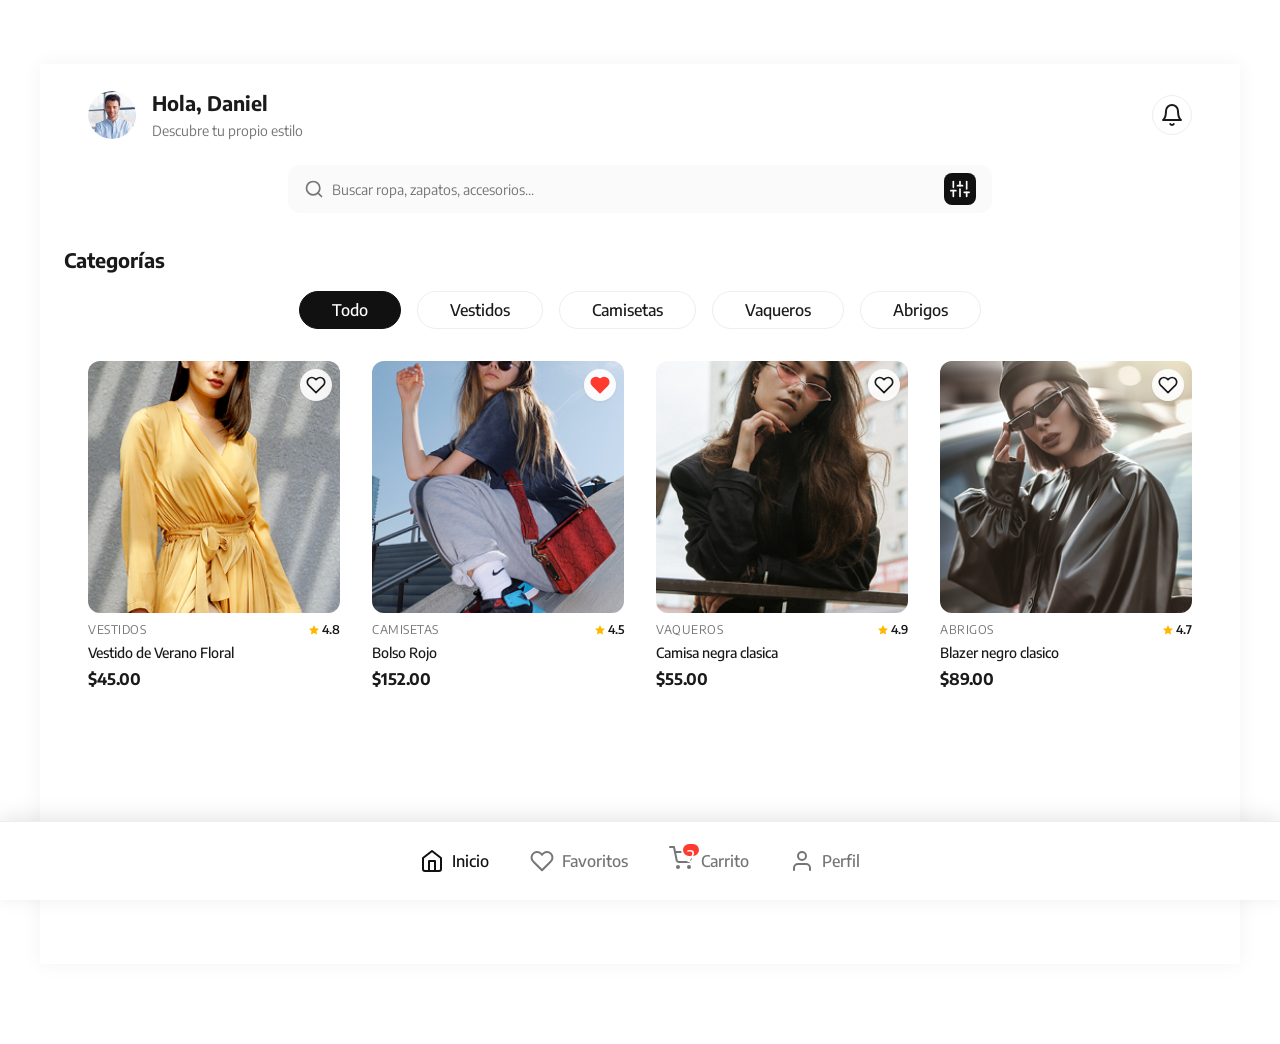
<file: index.html>
<!DOCTYPE html>
<html lang="es">

<head>
    <meta charset="UTF-8">
    <meta name="viewport" content="width=device-width, initial-scale=1.0">
    <title>eCommerce Home</title>



    <link rel="stylesheet" href="css/variables.css">
    <link rel="stylesheet" href="css/style.css">
</head>

<body>
    <div class="app-container">
        <!-- Header / Saludo -->
        <header class="home-header">
            <div class="user-info">
                <img src="storage/img/Profile_1.png" alt="User Profile" class="profile-pic">
                <div class="welcome-text">
                    <p class="greeting">Hola, <span class="user-name">Daniel</span></p>
                    <p class="subtitle">Descubre tu propio estilo</p>
                </div>
            </div>
            <button class="notification-btn" aria-label="Notificaciones">
                <svg width="24" height="24" viewBox="0 0 24 24" fill="none" stroke="currentColor" stroke-width="2"
                    stroke-linecap="round" stroke-linejoin="round">
                    <path d="M18 8A6 6 0 0 0 6 8c0 7-3 9-3 9h18s-3-2-3-9"></path>
                    <path d="M13.73 21a2 2 0 0 1-3.46 0"></path>
                </svg>
            </button>
        </header>

        <!-- Barra de Búsqueda -->
        <div class="search-container">
            <div class="search-bar">
                <svg class="search-icon" width="20" height="20" viewBox="0 0 24 24" fill="none" stroke="currentColor"
                    stroke-width="2" stroke-linecap="round" stroke-linejoin="round">
                    <circle cx="11" cy="11" r="8"></circle>
                    <line x1="21" y1="21" x2="16.65" y2="16.65"></line>
                </svg>
                <input type="text" placeholder="Buscar ropa, zapatos, accesorios...">
                <button class="filter-btn" aria-label="Filtros">
                    <svg width="20" height="20" viewBox="0 0 24 24" fill="none" stroke="currentColor" stroke-width="2"
                        stroke-linecap="round" stroke-linejoin="round">
                        <line x1="4" y1="21" x2="4" y2="14"></line>
                        <line x1="4" y1="10" x2="4" y2="3"></line>
                        <line x1="12" y1="21" x2="12" y2="12"></line>
                        <line x1="12" y1="8" x2="12" y2="3"></line>
                        <line x1="20" y1="21" x2="20" y2="16"></line>
                        <line x1="20" y1="12" x2="20" y2="3"></line>
                        <line x1="1" y1="14" x2="7" y2="14"></line>
                        <line x1="9" y1="8" x2="15" y2="8"></line>
                        <line x1="17" y1="16" x2="23" y2="16"></line>
                    </svg>
                </button>
            </div>
        </div>

        <!-- Categorías -->
        <section class="categories-section">
            <h2 class="section-title">Categorías</h2>
            <div class="categories-list">
                <button class="category-chip active">Todo</button>
                <button class="category-chip">Vestidos</button>
                <button class="category-chip">Camisetas</button>
                <button class="category-chip">Vaqueros</button>
                <button class="category-chip">Abrigos</button>
            </div>
        </section>

        <!-- Productos -->
        <main class="products-grid">
            <!-- Producto 1 -->
            <a href="views/detail.html?product=vestido" class="product-card">
                <div class="product-image-container">
                    <img src="storage/img/vestidoamarillo.png" alt="Vestido de Verano Floral" class="product-image">
                    <button class="favorite-btn" aria-label="Añadir a favoritos">
                        <svg width="20" height="20" viewBox="0 0 24 24" fill="none" stroke="currentColor"
                            stroke-width="2" stroke-linecap="round" stroke-linejoin="round">
                            <path
                                d="M20.84 4.61a5.5 5.5 0 0 0-7.78 0L12 5.67l-1.06-1.06a5.5 5.5 0 0 0-7.78 7.78l1.06 1.06L12 21.23l7.78-7.78 1.06-1.06a5.5 5.5 0 0 0 0-7.78z">
                            </path>
                        </svg>
                    </button>
                </div>
                <div class="product-info">
                    <div class="product-header">
                        <span class="product-category">Vestidos</span>
                        <div class="product-rating">
                            <svg width="12" height="12" viewBox="0 0 24 24" fill="currentColor" stroke="none">
                                <polygon
                                    points="12 2 15.09 8.26 22 9.27 17 14.14 18.18 21.02 12 17.77 5.82 21.02 7 14.14 2 9.27 8.91 8.26 12 2">
                                </polygon>
                            </svg>
                            <span>4.8</span>
                        </div>
                    </div>
                    <h3 class="product-title">Vestido de Verano Floral</h3>
                    <p class="product-price">$45.00</p>
                </div>
            </a>

            <!-- Producto 2 -->
            <a href="views/detail.html?product=bolso" class="product-card">
                <div class="product-image-container">
                    <img src="storage/img/bolsorojo.png" alt="Bolso Rojo" class="product-image">
                    <button class="favorite-btn active" aria-label="Añadir a favoritos">
                        <svg width="20" height="20" viewBox="0 0 24 24" fill="currentColor" stroke="currentColor"
                            stroke-width="2" stroke-linecap="round" stroke-linejoin="round">
                            <path
                                d="M20.84 4.61a5.5 5.5 0 0 0-7.78 0L12 5.67l-1.06-1.06a5.5 5.5 0 0 0-7.78 7.78l1.06 1.06L12 21.23l7.78-7.78 1.06-1.06a5.5 5.5 0 0 0 0-7.78z">
                            </path>
                        </svg>
                    </button>
                </div>
                <div class="product-info">
                    <div class="product-header">
                        <span class="product-category">Camisetas</span>
                        <div class="product-rating">
                            <svg width="12" height="12" viewBox="0 0 24 24" fill="currentColor" stroke="none">
                                <polygon
                                    points="12 2 15.09 8.26 22 9.27 17 14.14 18.18 21.02 12 17.77 5.82 21.02 7 14.14 2 9.27 8.91 8.26 12 2">
                                </polygon>
                            </svg>
                            <span>4.5</span>
                        </div>
                    </div>
                    <h3 class="product-title">Bolso Rojo</h3>
                    <p class="product-price">$152.00</p>
                </div>
            </a>

            <!-- Producto 3 -->
            <a href="views/detail.html?product=chaqueta_negra" class="product-card">
                <div class="product-image-container">
                    <img src="storage/img/chaquetanegra.png" alt="Camiseta negra clasica" class="product-image">
                    <button class="favorite-btn" aria-label="Añadir a favoritos">
                        <svg width="20" height="20" viewBox="0 0 24 24" fill="none" stroke="currentColor"
                            stroke-width="2" stroke-linecap="round" stroke-linejoin="round">
                            <path
                                d="M20.84 4.61a5.5 5.5 0 0 0-7.78 0L12 5.67l-1.06-1.06a5.5 5.5 0 0 0-7.78 7.78l1.06 1.06L12 21.23l7.78-7.78 1.06-1.06a5.5 5.5 0 0 0 0-7.78z">
                            </path>
                        </svg>
                    </button>
                </div>
                <div class="product-info">
                    <div class="product-header">
                        <span class="product-category">Vaqueros</span>
                        <div class="product-rating">
                            <svg width="12" height="12" viewBox="0 0 24 24" fill="currentColor" stroke="none">
                                <polygon
                                    points="12 2 15.09 8.26 22 9.27 17 14.14 18.18 21.02 12 17.77 5.82 21.02 7 14.14 2 9.27 8.91 8.26 12 2">
                                </polygon>
                            </svg>
                            <span>4.9</span>
                        </div>
                    </div>
                    <h3 class="product-title">Camisa negra clasica</h3>
                    <p class="product-price">$55.00</p>
                </div>
            </a>

            <!-- Producto 4 -->
            <a href="views/detail.html?product=cuero_vintage" class="product-card">
                <div class="product-image-container">
                    <img src="storage/img/chaquetadecuerovintaje.png" alt="Chaqueta de Cuero" class="product-image">
                    <button class="favorite-btn" aria-label="Añadir a favoritos">
                        <svg width="20" height="20" viewBox="0 0 24 24" fill="none" stroke="currentColor"
                            stroke-width="2" stroke-linecap="round" stroke-linejoin="round">
                            <path
                                d="M20.84 4.61a5.5 5.5 0 0 0-7.78 0L12 5.67l-1.06-1.06a5.5 5.5 0 0 0-7.78 7.78l1.06 1.06L12 21.23l7.78-7.78 1.06-1.06a5.5 5.5 0 0 0 0-7.78z">
                            </path>
                        </svg>
                    </button>
                </div>
                <div class="product-info">
                    <div class="product-header">
                        <span class="product-category">Abrigos</span>
                        <div class="product-rating">
                            <svg width="12" height="12" viewBox="0 0 24 24" fill="currentColor" stroke="none">
                                <polygon
                                    points="12 2 15.09 8.26 22 9.27 17 14.14 18.18 21.02 12 17.77 5.82 21.02 7 14.14 2 9.27 8.91 8.26 12 2">
                                </polygon>
                            </svg>
                            <span>4.7</span>
                        </div>
                    </div>
                    <h3 class="product-title">Blazer negro clasico</h3>
                    <p class="product-price">$89.00</p>
                </div>
            </a>
        </main>

        <!-- Bottom Navigation -->
        <nav class="bottom-nav">
            <div class="nav-container">
                <a href="index.html" class="nav-item active">
                    <svg width="24" height="24" viewBox="0 0 24 24" fill="none" stroke="currentColor" stroke-width="2"
                        stroke-linecap="round" stroke-linejoin="round">
                        <path d="M3 9l9-7 9 7v11a2 2 0 0 1-2 2H5a2 2 0 0 1-2-2z"></path>
                        <polyline points="9 22 9 12 15 12 15 22"></polyline>
                    </svg>
                    <span>Inicio</span>
                </a>
                <a href="#" class="nav-item">
                    <svg width="24" height="24" viewBox="0 0 24 24" fill="none" stroke="currentColor" stroke-width="2"
                        stroke-linecap="round" stroke-linejoin="round">
                        <path
                            d="M20.84 4.61a5.5 5.5 0 0 0-7.78 0L12 5.67l-1.06-1.06a5.5 5.5 0 0 0-7.78 7.78l1.06 1.06L12 21.23l7.78-7.78 1.06-1.06a5.5 5.5 0 0 0 0-7.78z">
                        </path>
                    </svg>
                    <span>Favoritos</span>
                </a>
                <a href="views/checkout.html" class="nav-item">
                    <div class="cart-icon-wrapper">
                        <svg width="24" height="24" viewBox="0 0 24 24" fill="none" stroke="currentColor"
                            stroke-width="2" stroke-linecap="round" stroke-linejoin="round">
                            <circle cx="9" cy="21" r="1"></circle>
                            <circle cx="20" cy="21" r="1"></circle>
                            <path d="M1 1h4l2.68 13.39a2 2 0 0 0 2 1.61h9.72a2 2 0 0 0 2-1.61L23 6H6"></path>
                        </svg>
                        <span class="cart-badge">2</span>
                    </div>
                    <span>Carrito</span>
                </a>
                <a href="#" class="nav-item">
                    <svg width="24" height="24" viewBox="0 0 24 24" fill="none" stroke="currentColor" stroke-width="2"
                        stroke-linecap="round" stroke-linejoin="round">
                        <path d="M20 21v-2a4 4 0 0 0-4-4H8a4 4 0 0 0-4 4v2"></path>
                        <circle cx="12" cy="7" r="4"></circle>
                    </svg>
                    <span>Perfil</span>
                </a>
            </div>
        </nav>
    </div>
</body>

</html>
</file>
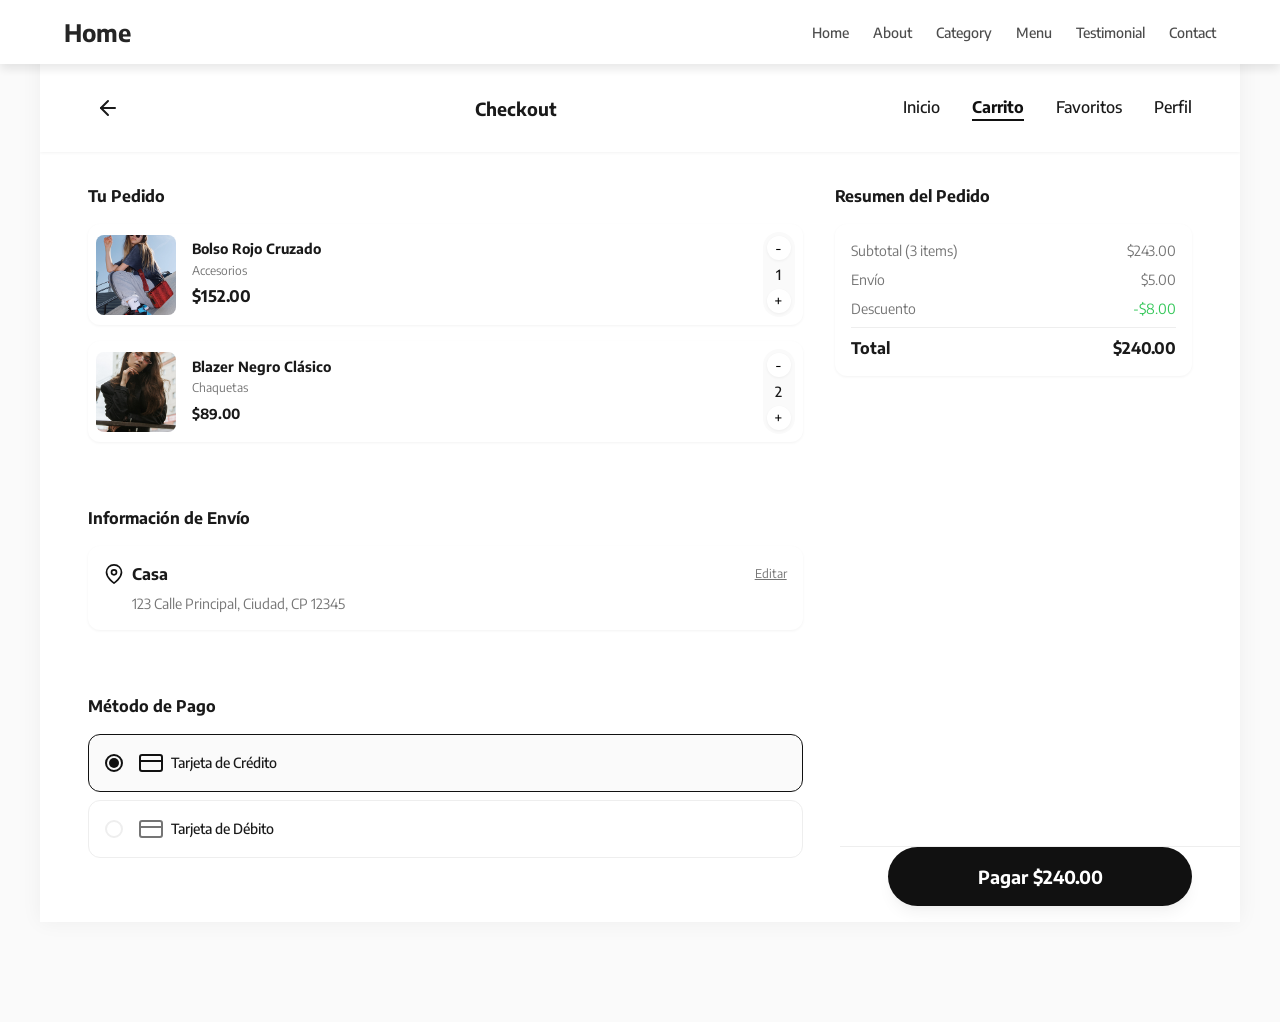
<file: views/checkout.html>
<!DOCTYPE html>
<html lang="es">

<head>
    <meta charset="UTF-8">
    <meta name="viewport" content="width=device-width, initial-scale=1.0">
    <title>Checkout</title>



    <link rel="stylesheet" href="../css/variables.css">
    <link rel="stylesheet" href="../css/checkout.css">
</head>

<body>
    <nav class="navbar">
        <div class="navbar-container container">
            <input type="checkbox" name="" id="navbar-toggle">
            <div class="hamburger-lines">
                <span class="line line1"></span>
                <span class="line line2"></span>
                <span class="line line3"></span>
            </div>
            <ul class="menu-items">
                <li><a href="../index.html">Home</a></li>
                <li><a href="#">About</a></li>
                <li><a href="#">Category</a></li>
                <li><a href="#">Menu</a></li>
                <li><a href="#">Testimonial</a></li>
                <li><a href="#">Contact</a></li>
            </ul>
            <h1 class="logo">Home</h1>
        </div>
    </nav>
    <div class="app-container" style="padding-top: 64px;">
        <!-- Navigation Header -->
        <header class="checkout-header">
            <a href="../index.html" class="icon-btn" aria-label="Atrás">
                <svg width="24" height="24" viewBox="0 0 24 24" fill="none" stroke="currentColor" stroke-width="2"
                    stroke-linecap="round" stroke-linejoin="round">
                    <line x1="19" y1="12" x2="5" y2="12"></line>
                    <polyline points="12 19 5 12 12 5"></polyline>
                </svg>
            </a>
            <h1 class="header-title">Checkout</h1>
            <!-- CSS Hack for mobile menu -->
            <input type="checkbox" id="mobile-menu-toggle" class="menu-toggle-checkbox">
            <label for="mobile-menu-toggle" class="icon-btn menu-btn" aria-label="Menú">
                <svg width="24" height="24" viewBox="0 0 24 24" fill="none" stroke="currentColor" stroke-width="2"
                    stroke-linecap="round" stroke-linejoin="round">
                    <line x1="3" y1="12" x2="21" y2="12"></line>
                    <line x1="3" y1="6" x2="21" y2="6"></line>
                    <line x1="3" y1="18" x2="21" y2="18"></line>
                </svg>
            </label>

            <!-- Mobile Menu content -->
            <div class="mobile-menu">
                <nav class="menu-nav">
                    <a href="../index.html">Inicio</a>
                    <a href="#" class="active">Carrito</a>
                    <a href="#">Favoritos</a>
                    <a href="#">Perfil</a>
                </nav>
            </div>
            <!-- Overlay for mobile menu -->
            <label for="mobile-menu-toggle" class="menu-overlay"></label>
        </header>

        <main class="checkout-content">
            <!-- Cart Items -->
            <section class="cart-section">
                <h2 class="section-title">Tu Pedido</h2>
                <div class="cart-list">
                    <!-- Item 1 -->
                    <div class="cart-item">
                        <img src="../storage/img/bolsorojo.png" alt="Bolso Rojo" class="item-img">
                        <div class="item-details">
                            <h3 class="item-title">Bolso Rojo Cruzado</h3>
                            <span class="item-category">Accesorios</span>
                            <span class="total-row">$152.00</span>
                        </div>
                        <div class="item-actions">
                            <button class="qty-btn" aria-label="Disminuir">-</button>
                            <span class="qty-number">1</span>
                            <button class="qty-btn" aria-label="Aumentar">+</button>
                        </div>
                    </div>

                    <!-- Item 2 -->
                    <div class="cart-item">
                        <img src="../storage/img/chaquetanegra.png" alt="Blazer Negro" class="item-img">
                        <div class="item-details">
                            <h3 class="item-title">Blazer Negro Clásico</h3>
                            <span class="item-category">Chaquetas</span>
                            <span class="item-price">$89.00</span>
                        </div>
                        <div class="item-actions">
                            <button class="qty-btn" aria-label="Disminuir">-</button>
                            <span class="qty-number">2</span>
                            <button class="qty-btn" aria-label="Aumentar">+</button>
                        </div>
                    </div>
                </div>
            </section>

            <!-- Shipping Info -->
            <section class="shipping-section">
                <h2 class="section-title">Información de Envío</h2>
                <div class="address-card">
                    <div class="address-header">
                        <svg width="20" height="20" viewBox="0 0 24 24" fill="none" stroke="currentColor"
                            stroke-width="2" stroke-linecap="round" stroke-linejoin="round" class="location-icon">
                            <path d="M21 10c0 7-9 13-9 13s-9-6-9-13a9 9 0 0 1 18 0z"></path>
                            <circle cx="12" cy="10" r="3"></circle>
                        </svg>
                        <span class="address-title">Casa</span>
                        <a href="#" class="edit-btn">Editar</a>
                    </div>
                    <p class="address-text">123 Calle Principal, Ciudad, CP 12345</p>
                </div>
            </section>

            <!-- Payment Methods -->
            <section class="payment-section">
                <h2 class="section-title">Método de Pago</h2>
                <div class="payment-options">
                    <label class="payment-card">
                        <input type="radio" name="payment" value="credit" checked>
                        <div class="card-content">
                            <div class="radio-circle"></div>
                            <svg width="24" height="24" viewBox="0 0 24 24" fill="none" stroke="currentColor"
                                stroke-width="2" stroke-linecap="round" stroke-linejoin="round" class="payment-icon">
                                <rect x="1" y="4" width="22" height="16" rx="2" ry="2"></rect>
                                <line x1="1" y1="10" x2="23" y2="10"></line>
                            </svg>
                            <span class="payment-name">Tarjeta de Crédito</span>
                        </div>
                    </label>
                    <label class="payment-card">
                        <input type="radio" name="payment" value="debit">
                        <div class="card-content">
                            <div class="radio-circle"></div>
                            <svg width="24" height="24" viewBox="0 0 24 24" fill="none" stroke="currentColor"
                                stroke-width="2" stroke-linecap="round" stroke-linejoin="round" class="payment-icon">
                                <rect x="1" y="4" width="22" height="16" rx="2" ry="2"></rect>
                                <line x1="1" y1="10" x2="23" y2="10"></line>
                            </svg>
                            <span class="payment-name">Tarjeta de Débito</span>
                        </div>
                    </label>
                </div>
            </section>

            <!-- Order Summary -->
            <section class="summary-section">
                <h2 class="section-title">Resumen del Pedido</h2>
                <div class="summary-card">
                    <div class="summary-row">
                        <span class="summary-label">Subtotal (3 items)</span>
                        <span class="summary-value">$243.00</span>
                    </div>
                    <div class="summary-row">
                        <span class="summary-label">Envío</span>
                        <span class="summary-value">$5.00</span>
                    </div>
                    <div class="summary-row">
                        <span class="summary-label">Descuento</span>
                        <span class="summary-value discount">-$8.00</span>
                    </div>
                    <div class="divider"></div>
                    <div class="summary-row total-row">
                        <span class="summary-label">Total</span>
                        <span class="summary-value">$240.00</span>
                    </div>
                </div>
            </section>
        </main>

        <!-- Fixed Bottom Button -->
        <div class="bottom-action-bar">
            <!-- Checkbox hack for Modal -->
            <input type="checkbox" id="confirm-modal-toggle" class="modal-toggle" style="display: none;">

            <label for="confirm-modal-toggle" class="primary-btn pay-btn">
                Pagar $240.00
            </label>

            <!-- Success Modal via CSS -->
            <div class="success-modal">
                <div class="modal-content">
                    <div class="success-icon">
                        <svg width="48" height="48" viewBox="0 0 24 24" fill="none" stroke="currentColor"
                            stroke-width="2" stroke-linecap="round" stroke-linejoin="round">
                            <path d="M22 11.08V12a10 10 0 1 1-5.93-9.14"></path>
                            <polyline points="22 4 12 14.01 9 11.01"></polyline>
                        </svg>
                    </div>
                    <h2 class="modal-title">¡Compra Exitosa!</h2>
                    <p class="modal-text">Tu pedido ha sido procesado y está en camino.</p>
                    <a href="../index.html" class="primary-btn continue-btn">Volver al Inicio</a>
                </div>
                <!-- Clic fuera para cerrar if desired, but we compel them to click "Volver..." -->
                <label for="confirm-modal-toggle" class="modal-backdrop"></label>
            </div>
        </div>
    </div>
</body>

</html>
</file>
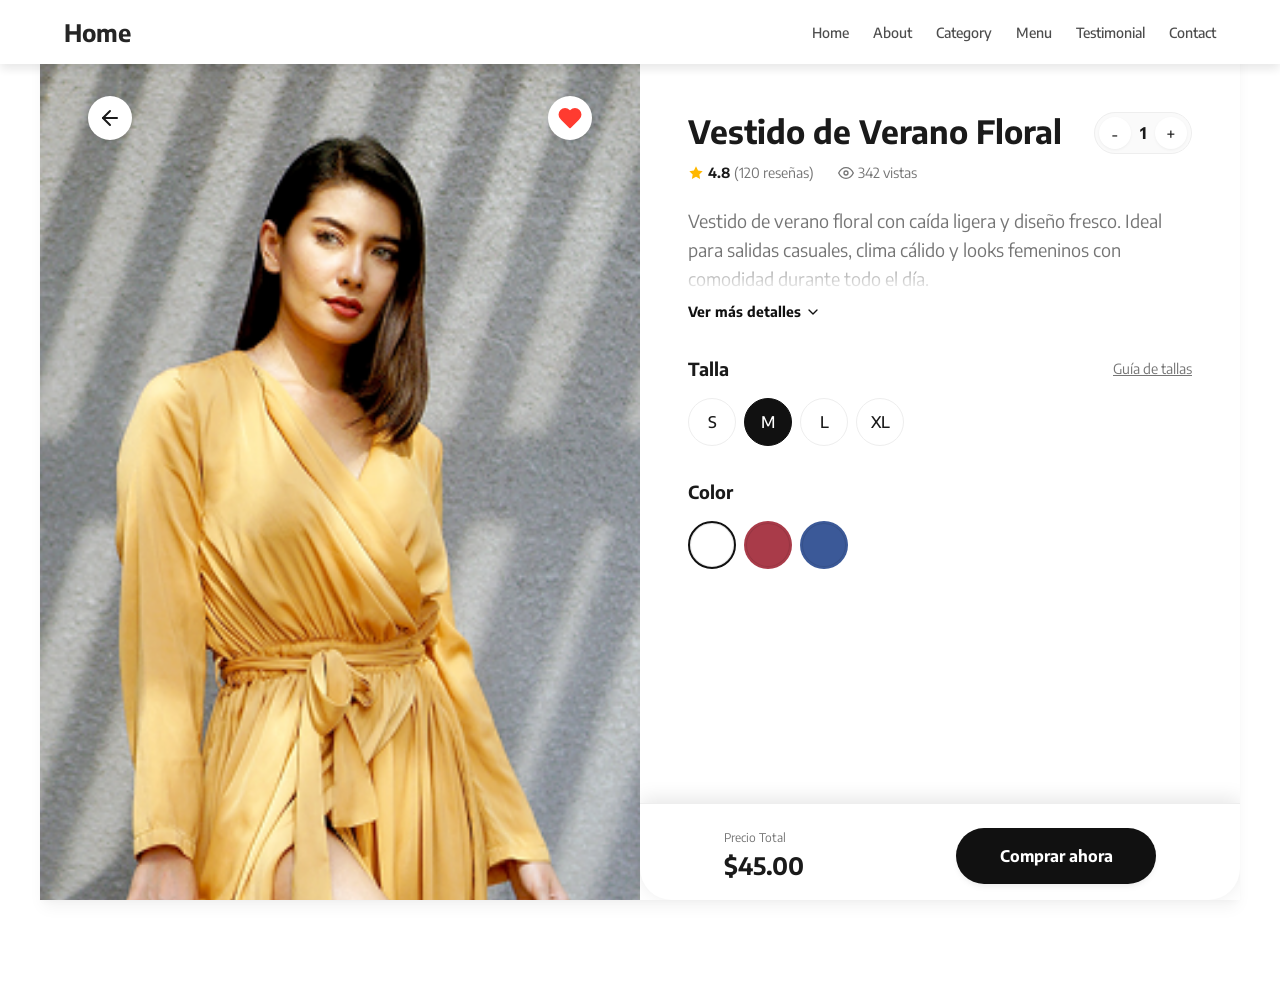
<file: views/detail.html>
﻿<!DOCTYPE html>
<html lang="es">

<head>
    <meta charset="UTF-8">
    <meta name="viewport" content="width=device-width, initial-scale=1.0">
    <title>Detalle de Producto</title>



    <link rel="stylesheet" href="../css/variables.css">
    <link rel="stylesheet" href="../css/detail.css">
</head>

<body>
    <nav class="navbar">
        <div class="navbar-container container">
            <input type="checkbox" name="" id="navbar-toggle">
            <div class="hamburger-lines">
                <span class="line line1"></span>
                <span class="line line2"></span>
                <span class="line line3"></span>
            </div>
            <ul class="menu-items">
                <li><a href="../index.html">Home</a></li>
                <li><a href="#">About</a></li>
                <li><a href="#">Category</a></li>
                <li><a href="#">Menu</a></li>
                <li><a href="#">Testimonial</a></li>
                <li><a href="#">Contact</a></li>
            </ul>
            <h1 class="logo">Home</h1>
        </div>
    </nav>
    <div class="app-container" style="padding-top: 64px;">
        <!-- Image & Actions Section -->
        <section class="product-hero">
            <img id="hero-image" src="../storage/img/vestidoamarillo.png" alt="Vestido de Verano Floral"
                class="hero-image">

            <nav class="top-actions">
                <a href="../index.html" class="action-btn back-btn" aria-label="Volver atrás">
                    <svg width="24" height="24" viewBox="0 0 24 24" fill="none" stroke="currentColor" stroke-width="2"
                        stroke-linecap="round" stroke-linejoin="round">
                        <line x1="19" y1="12" x2="5" y2="12"></line>
                        <polyline points="12 19 5 12 12 5"></polyline>
                    </svg>
                </a>
                <button class="action-btn favorite-btn active" aria-label="Añadir a favoritos">
                    <svg width="24" height="24" viewBox="0 0 24 24" fill="currentColor" stroke="currentColor"
                        stroke-width="2" stroke-linecap="round" stroke-linejoin="round">
                        <path
                            d="M20.84 4.61a5.5 5.5 0 0 0-7.78 0L12 5.67l-1.06-1.06a5.5 5.5 0 0 0-7.78 7.78l1.06 1.06L12 21.23l7.78-7.78 1.06-1.06a5.5 5.5 0 0 0 0-7.78z">
                        </path>
                    </svg>
                </button>
            </nav>
        </section>

        <!-- Product Details -->
        <main class="product-details">
            <div class="title-row">
                <h1 id="product-title" class="product-title">Vestido de Verano Floral</h1>
                <div class="quantity-selector">
                    <button class="qty-btn" aria-label="Disminuir">-</button>
                    <span class="qty-number">1</span>
                    <button class="qty-btn" aria-label="Aumentar">+</button>
                </div>
            </div>

            <div class="rating-views">
                <div class="rating">
                    <svg width="16" height="16" viewBox="0 0 24 24" fill="currentColor" stroke="none" class="star-icon">
                        <polygon
                            points="12 2 15.09 8.26 22 9.27 17 14.14 18.18 21.02 12 17.77 5.82 21.02 7 14.14 2 9.27 8.91 8.26 12 2">
                        </polygon>
                    </svg>
                    <span id="rating-score" class="rating-score">4.8</span>
                    <span id="rating-count" class="rating-count">(120 reseñas)</span>
                </div>
                <div class="views">
                    <svg width="16" height="16" viewBox="0 0 24 24" fill="none" stroke="currentColor" stroke-width="2"
                        stroke-linecap="round" stroke-linejoin="round">
                        <path d="M1 12s4-8 11-8 11 8 11 8-4 8-11 8-11-8-11-8z"></path>
                        <circle cx="12" cy="12" r="3"></circle>
                    </svg>
                    <span id="views">342 vistas</span>
                </div>
            </div>

            <div class="description-section">
                <input type="checkbox" id="show-more" class="show-more-toggle">
                <div class="description-content">
                    <p id="description">Vestido de verano floral con caída ligera y diseño fresco. Ideal para salidas
                        casuales, clima cálido y looks femeninos con comodidad durante todo el día.</p>
                    <div class="extra-details">
                        <ul id="details-list">
                            <li>Material: 100% Rayón</li>
                            <li>Cuidado: Lavado a máquina en frío</li>
                            <li>Ajuste: Regular, cintura elástica</li>
                            <li>Largo: Midi</li>
                        </ul>
                    </div>
                </div>
                <label for="show-more" class="show-more-btn">
                    <span class="text-more">Ver más detalles</span>
                    <span class="text-less">Ver menos</span>
                    <svg width="16" height="16" viewBox="0 0 24 24" fill="none" stroke="currentColor" stroke-width="2"
                        stroke-linecap="round" stroke-linejoin="round" class="chevron-icon">
                        <polyline points="6 9 12 15 18 9"></polyline>
                    </svg>
                </label>
            </div>

            <section class="selection-section">
                <div class="section-header">
                    <h2>Talla</h2>
                    <a href="#" class="size-guide">Guía de tallas</a>
                </div>
                <div class="options-row size-options">
                    <label class="option-label">
                        <input type="radio" name="size" value="s">
                        <span class="option-chip">S</span>
                    </label>
                    <label class="option-label">
                        <input type="radio" name="size" value="m" checked>
                        <span class="option-chip">M</span>
                    </label>
                    <label class="option-label">
                        <input type="radio" name="size" value="l">
                        <span class="option-chip">L</span>
                    </label>
                    <label class="option-label">
                        <input type="radio" name="size" value="xl">
                        <span class="option-chip">XL</span>
                    </label>
                </div>
            </section>

            <section class="selection-section">
                <div class="section-header">
                    <h2>Color</h2>
                </div>
                <div id="color-options" class="options-row color-options"></div>
            </section>
        </main>

        <div class="bottom-action-bar">
            <div class="nav-container">
                <div class="price-container">
                    <span class="price-label">Precio Total</span>
                    <span id="total-price" class="total-price">$45.00</span>
                </div>
                <a href="checkout.html" class="primary-btn checkout-btn">
                    Comprar ahora
                </a>
            </div>
        </div>
    </div>

    <script>
        const PRODUCT_DATA = {
            vestido: {
                image: "../storage/img/vestidoamarillo.png",
                alt: "Vestido de Verano Floral",
                title: "Vestido de Verano Floral",
                rating: "4.8",
                reviews: "(120 reseñas)",
                views: "342 vistas",
                description: "Vestido de verano floral con caída ligera y diseño fresco. Ideal para salidas casuales, clima cálido y looks femeninos con comodidad durante todo el día.",
                details: [
                    "Material: 100% Rayón",
                    "Cuidado: Lavado a máquina en frío",
                    "Ajuste: Regular, cintura elástica",
                    "Largo: Midi"
                ],
                price: "$45.00",
                colors: [
                    "background-image: url('https://images.unsplash.com/photo-1612336307429-8a898d10e223?q=80&w=50&auto=format&fit=crop');",
                    "background-color: #A93B49;",
                    "background-color: #3B5998;"
                ]
            },
            bolso: {
                image: "../storage/img/bolsorojo.png",
                alt: "Bolso Rojo",
                title: "Bolso Rojo",
                rating: "4.5",
                reviews: "(89 reseñas)",
                views: "150 vistas",
                description: "Bolso rojo de diseño moderno y práctico, perfecto para el uso diario. Su tamaño compacto permite llevar lo esencial con estilo en cualquier ocasión.",
                details: [
                    "Material: Cuero sintético premium",
                    "Cuidado: Limpiar con paño húmedo",
                    "Correa: Ajustable para hombro o cruzado",
                    "Cierre: Cremallera superior segura"
                ],
                price: "$152.00",
                colors: [
                    "background-color: #FFFFFF; border: 1px solid #ddd;",
                    "background-color: #111111;",
                    "background-color: #9E9E9E;"
                ]
            },
            chaqueta_negra: {
                image: "../storage/img/chaquetanegra.png",
                alt: "Camisa negra clasica",
                title: "Chaqueta negra",
                rating: "4.9",
                reviews: "(215 reseñas)",
                views: "849 vistas",
                description: "Esta chaqueta negra esta diseñada para mantener el estilo y mantener la comodidad sin dejar de lado su funcion principal que es abrigar, es totalmente comoda y unica.",
                details: [
                    "Material: Algodón suave",
                    "Cuidado: Lavado a máquina en ciclo suave",
                    "Ajuste: Boxy fit",
                    "Diseño: Manga larga"
                ],
                price: "$55.00",
                colors: [
                    "background-color: #4B6F8E;",
                    "background-color: #2F2F2F;",
                    "background-color: #8CABC1;"
                ]
            },
            cuero_vintage: {
                image: "../storage/img/chaquetadecuerovintaje.png",
                alt: "Chaqueta de Cuero Vintage",
                title: "Chaqueta de Cuero Vintage",
                rating: "4.7",
                reviews: "(53 reseñas)",
                views: "112 vistas",
                description: "Chaqueta de cuero vintage con acabado texturizado y estilo atemporal. Aporta personalidad a cualquier look y protege del clima fresco con gran comodidad.",
                details: [
                    "Material: 100% Cuero Genuino. Forro de Poliéster",
                    "Cuidado: Limpieza en seco especializada",
                    "Ajuste: Ceñido con cierres asimétricos",
                    "Largo: A la cintura"
                ],
                price: "$89.00",
                colors: [
                    "background-color: #111111;",
                    "background-color: #5D4037;",
                    "background-color: #8B0000;"
                ]
            }
        };

        function setProductData(product) {
            const data = PRODUCT_DATA[product] || PRODUCT_DATA.vestido;
            const heroImage = document.getElementById("hero-image");
            heroImage.src = data.image;
            heroImage.alt = data.alt;

            document.getElementById("product-title").textContent = data.title;
            document.getElementById("rating-score").textContent = data.rating;
            document.getElementById("rating-count").textContent = data.reviews;
            document.getElementById("views").textContent = data.views;
            document.getElementById("description").textContent = data.description;
            document.getElementById("total-price").textContent = data.price;

            const detailsList = document.getElementById("details-list");
            detailsList.innerHTML = data.details.map((item) => `<li>${item}</li>`).join("");

            const colorOptions = document.getElementById("color-options");
            colorOptions.innerHTML = data.colors
                .map((style, index) => `
                    <label class="color-label">
                        <input type="radio" name="color" value="color-${index}" ${index === 0 ? "checked" : ""}>
                        <span class="color-swatch" style="${style}"></span>
                    </label>
                `)
                .join("");
        }

        const params = new URLSearchParams(window.location.search);
        setProductData(params.get("product"));
    </script>
</body>

</html>
</file>
<file: css/variables.css>
@font-face {
  font-family: 'Encode Sans';
  font-style: normal;
  font-weight: 400;
  src: url('../storage/font/encode_sans/EncodeSans-Regular.ttf') format('truetype');
}

@font-face {
  font-family: 'Encode Sans';
  font-style: normal;
  font-weight: 500;
  src: url('../storage/font/encode_sans/EncodeSans-Medium.ttf') format('truetype');
}

@font-face {
  font-family: 'Encode Sans';
  font-style: normal;
  font-weight: 600;
  src: url('../storage/font/encode_sans/EncodeSans-SemiBold.ttf') format('truetype');
}

@font-face {
  font-family: 'Encode Sans';
  font-style: normal;
  font-weight: 700;
  src: url('../storage/font/encode_sans/EncodeSans-Bold.ttf') format('truetype');
}

:root {
  /* Colors */
  --color-primary: #111111;
  --color-secondary: #666666;
  --color-bg: #FFFFFF;
  --color-surface: #FAFAFA;
  --color-border: #EEEEEE;
  --color-accent: #000000;
  --color-error: #FF3B30;
  --color-success: #34C759;

  --color-text-primary: #1A1A1A;
  --color-text-secondary: #757575;
  --color-text-inverse: #FFFFFF;

  /* Typography */
  --font-family-base: 'Encode Sans', sans-serif;
  --font-size-xs: 0.75rem;
  /* 12px */
  --font-size-sm: 0.875rem;
  /* 14px */
  --font-size-base: 1rem;
  /* 16px */
  --font-size-md: 1.125rem;
  /* 18px */
  --font-size-lg: 1.25rem;
  /* 20px */
  --font-size-xl: 1.5rem;
  /* 24px */
  --font-size-xxl: 2rem;
  /* 32px */

  --font-weight-regular: 400;
  --font-weight-medium: 500;
  --font-weight-semibold: 600;
  --font-weight-bold: 700;

  /* Spacing */
  --spacing-xs: 4px;
  --spacing-sm: 8px;
  --spacing-md: 16px;
  --spacing-lg: 24px;
  --spacing-xl: 32px;
  --spacing-xxl: 48px;

  /* Border Radius */
  --radius-sm: 8px;
  --radius-md: 12px;
  --radius-lg: 16px;
  --radius-full: 9999px;

  /* Shadows */
  --shadow-sm: 0 1px 3px rgba(0, 0, 0, 0.05);
  --shadow-md: 0 4px 6px -1px rgba(0, 0, 0, 0.05), 0 2px 4px -1px rgba(0, 0, 0, 0.03);
  --shadow-lg: 0 10px 15px -3px rgba(0, 0, 0, 0.05), 0 4px 6px -2px rgba(0, 0, 0, 0.025);

  /* Transitions */
  --transition-fast: 150ms ease;
  --transition-normal: 250ms ease;
}

/* Base Body Styles */
*,
*::before,
*::after {
  box-sizing: border-box;
  margin: 0;
  padding: 0;
}

body {
  font-family: var(--font-family-base);
  background-color: var(--color-bg);
  color: var(--color-text-primary);
  line-height: 1.5;
  -webkit-font-smoothing: antialiased;
  -moz-osx-font-smoothing: grayscale;
}

a {
  text-decoration: none;
  color: inherit;
}

ul {
  list-style: none;
}

button {
  font-family: inherit;
  border: none;
  background: none;
  cursor: pointer;
}

/* Mobile Wrapper for Desktop testing */
.app-container {
  max-width: 100%;
  margin: 0 auto;
  min-height: 100vh;
  position: relative;
  background-color: var(--color-bg);
  overflow-x: hidden;
  box-shadow: 0 0 20px rgba(0, 0, 0, 0.05);
}

@media (min-width: 768px) {
  .app-container {
    max-width: 1200px;
  }
}

/* Navbar Styles */
.navbar input[type="checkbox"],
.navbar .hamburger-lines {
  display: none;
}

.navbar {
  box-shadow: 0px 5px 10px 0px rgba(0, 0, 0, 0.1);
  position: fixed;
  top: 0;
  left: 0;
  right: 0;
  width: 100%;
  background: #fff;
  color: #333;
  opacity: 0.95;
  z-index: 1000;
}

.navbar-container {
  display: flex;
  justify-content: space-between;
  height: 64px;
  align-items: center;
  padding: 0 var(--spacing-lg);
  max-width: 1200px;
  margin: 0 auto;
}

.menu-items {
  order: 2;
  display: flex;
  margin: 0;
  padding: 0;
}

.navbar .logo {
  order: 1;
  font-size: 24px;
  font-weight: var(--font-weight-bold);
  color: var(--color-text-primary);
  margin: 0;
}

.menu-items li {
  list-style: none;
  margin-left: 1.5rem;
  font-size: 14px;
}

.navbar a {
  color: #444;
  text-decoration: none;
  font-weight: 500;
  transition: color 0.3s ease-in-out;
}

.navbar a:hover {
  color: #117964;
}

/* Navbar Responsive adjustments */
@media (max-width: 768px) {
  .navbar {
    opacity: 0.98;
  }

  .navbar-container input[type="checkbox"],
  .navbar-container .hamburger-lines {
    display: block;
  }

  .navbar-container {
    display: block;
    position: relative;
    height: 64px;
    padding: 0;
  }

  .navbar-container input[type="checkbox"] {
    position: absolute;
    display: block;
    height: 32px;
    width: 30px;
    top: 20px;
    left: 20px;
    z-index: 5;
    opacity: 0;
    cursor: pointer;
  }

  .navbar-container .hamburger-lines {
    display: flex;
    height: 24px;
    width: 28px;
    position: absolute;
    top: 20px;
    left: 20px;
    z-index: 2;
    flex-direction: column;
    justify-content: space-between;
  }

  .navbar-container .hamburger-lines .line {
    display: block;
    height: 3px;
    width: 100%;
    border-radius: 10px;
    background: #333;
  }

  .navbar-container .hamburger-lines .line1 {
    transform-origin: 0% 0%;
    transition: transform 0.3s ease-in-out;
  }

  .navbar-container .hamburger-lines .line2 {
    transition: transform 0.2s ease-in-out;
  }

  .navbar-container .hamburger-lines .line3 {
    transform-origin: 0% 100%;
    transition: transform 0.3s ease-in-out;
  }

  .navbar .menu-items {
    position: fixed;
    top: 0;
    left: 0;
    padding-top: 100px;
    background: #fff;
    height: 100vh;
    width: 280px;
    transform: translate(-100%);
    display: flex;
    flex-direction: column;
    padding-left: 40px;
    transition: transform 0.5s ease-in-out;
    box-shadow: 5px 0px 10px 0px rgba(0, 0, 0, 0.1);
    overflow-y: auto;
  }

  .navbar .menu-items li {
    margin-bottom: 1.5rem;
    margin-left: 0;
    font-size: 16px;
  }

  .navbar .logo {
    position: absolute;
    top: 16px;
    right: 20px;
    font-size: 24px;
  }

  .navbar-container input[type="checkbox"]:checked~.menu-items {
    transform: translateX(0);
  }

  .navbar-container input[type="checkbox"]:checked~.hamburger-lines .line1 {
    transform: rotate(45deg);
  }

  .navbar-container input[type="checkbox"]:checked~.hamburger-lines .line2 {
    transform: scaleY(0);
  }

  .navbar-container input[type="checkbox"]:checked~.hamburger-lines .line3 {
    transform: rotate(-45deg);
  }
}

@media (max-width: 500px) {
  .navbar-container input[type="checkbox"]:checked~.logo {
    display: none;
  }
}
</file>
<file: css/style.css>
/* Base Styles */
body {
    padding-top: 64px; /* Space for fixed navbar */
    padding-bottom: 80px;
    /* Space for bottom nav */
}

/* Header */
.home-header {
    display: flex;
    justify-content: space-between;
    align-items: center;
    padding: var(--spacing-md) var(--spacing-lg);
    background-color: var(--color-bg);
}

.user-info {
    display: flex;
    align-items: center;
    gap: var(--spacing-md);
}

.profile-pic {
    width: 48px;
    height: 48px;
    border-radius: var(--radius-full);
    object-fit: cover;
}

.greeting {
    font-size: var(--font-size-lg);
    font-weight: var(--font-weight-bold);
    color: var(--color-text-primary);
}

.user-name {
    color: var(--color-text-primary);
}

.subtitle {
    font-size: var(--font-size-sm);
    color: var(--color-text-secondary);
    margin-top: 2px;
}

.notification-btn {
    width: 40px;
    height: 40px;
    display: flex;
    align-items: center;
    justify-content: center;
    border-radius: var(--radius-full);
    border: 1px solid var(--color-border);
    color: var(--color-text-primary);
    transition: background-color var(--transition-fast);
}

.notification-btn:active {
    background-color: var(--color-surface);
}

/* Search Bar */
.search-container {
    padding: 0 var(--spacing-lg) var(--spacing-md);
}

.search-bar {
    display: flex;
    align-items: center;
    background-color: var(--color-surface);
    border-radius: var(--radius-md);
    padding: var(--spacing-sm) var(--spacing-md);
    gap: var(--spacing-sm);
}

.search-icon {
    color: var(--color-text-secondary);
}

.search-bar input {
    flex: 1;
    border: none;
    background: transparent;
    font-family: inherit;
    font-size: var(--font-size-sm);
    color: var(--color-text-primary);
    padding: var(--spacing-xs) 0;
    outline: none;
}

.search-bar input::placeholder {
    color: var(--color-text-secondary);
}

.filter-btn {
    display: flex;
    align-items: center;
    justify-content: center;
    width: 32px;
    height: 32px;
    background-color: var(--color-primary);
    color: var(--color-bg);
    border-radius: var(--radius-sm);
}

/* Categories */
.categories-section {
    padding: 0 0 var(--spacing-md) 0;
}

.section-title {
    font-size: var(--font-size-lg);
    font-weight: var(--font-weight-bold);
    padding: 0 var(--spacing-lg);
    margin-bottom: var(--spacing-md);
}

.categories-list {
    display: flex;
    overflow-x: auto;
    gap: var(--spacing-sm);
    padding: 0 var(--spacing-lg) var(--spacing-sm);
    scrollbar-width: none;
    /* Firefox */
}

.categories-list::-webkit-scrollbar {
    display: none;
    /* Chrome, Safari, Edge */
}

.category-chip {
    padding: var(--spacing-sm) var(--spacing-lg);
    border-radius: var(--radius-full);
    border: 1px solid var(--color-border);
    background-color: var(--color-bg);
    color: var(--color-text-primary);
    font-size: var(--font-size-sm);
    font-weight: var(--font-weight-medium);
    white-space: nowrap;
    transition: all var(--transition-fast);
}

.category-chip.active {
    background-color: var(--color-primary);
    color: var(--color-bg);
    border-color: var(--color-primary);
}

/* Products Grid */
.products-grid {
    display: grid;
    grid-template-columns: repeat(2, 1fr);
    gap: var(--spacing-md);
    padding: 0 var(--spacing-lg) 120px;
    /* Consistent bottom padding for navigation bar */
}

.product-card {
    display: flex;
    flex-direction: column;
    gap: var(--spacing-sm);
}

.product-image-container {
    position: relative;
    width: 100%;
    aspect-ratio: 3/4;
    border-radius: var(--radius-md);
    overflow: hidden;
    background-color: var(--color-surface);
}

.product-image {
    width: 100%;
    height: 100%;
    object-fit: cover;
    transition: transform var(--transition-normal);
}

.product-card:hover .product-image {
    transform: scale(1.05);
}

.favorite-btn {
    position: absolute;
    top: var(--spacing-sm);
    right: var(--spacing-sm);
    width: 32px;
    height: 32px;
    border-radius: var(--radius-full);
    background-color: rgba(255, 255, 255, 0.9);
    backdrop-filter: blur(4px);
    display: flex;
    align-items: center;
    justify-content: center;
    color: var(--color-text-primary);
    border: none;
    box-shadow: var(--shadow-sm);
    z-index: 2;
}

.favorite-btn.active {
    color: var(--color-error);
}

.favorite-btn:active {
    transform: scale(0.9);
}

.product-info {
    display: flex;
    flex-direction: column;
    gap: var(--spacing-xs);
}

.product-header {
    display: flex;
    justify-content: space-between;
    align-items: center;
}

.product-category {
    font-size: var(--font-size-xs);
    color: var(--color-text-secondary);
    text-transform: uppercase;
    letter-spacing: 0.5px;
}

.product-rating {
    display: flex;
    align-items: center;
    gap: 2px;
    font-size: var(--font-size-xs);
    font-weight: var(--font-weight-semibold);
    color: var(--color-text-primary);
}

.product-rating svg {
    color: #FFB800;
}

.product-title {
    font-size: var(--font-size-sm);
    font-weight: var(--font-weight-medium);
    color: var(--color-text-primary);
    line-height: 1.4;
    display: -webkit-box;
    -webkit-line-clamp: 2;
    line-clamp: 2;
    -webkit-box-orient: vertical;
    overflow: hidden;
    text-overflow: ellipsis;
}

.product-price {
    font-size: var(--font-size-base);
    font-weight: var(--font-weight-bold);
    color: var(--color-text-primary);
}

/* Bottom Navigation */
.bottom-nav {
    position: fixed;
    bottom: 0;
    left: 0;
    width: 100%;
    display: flex;
    justify-content: center;
    align-items: center;
    background-color: var(--color-bg);
    padding: var(--spacing-sm) 0 calc(var(--spacing-sm) + env(safe-area-inset-bottom, 0px));
    box-shadow: 0 -4px 20px rgba(0, 0, 0, 0.1);
    z-index: 1000;
    border-top: 1px solid var(--color-border);
}

.bottom-nav .nav-container {
    display: flex;
    justify-content: space-around;
    align-items: center;
    width: 100%;
    max-width: 480px;
}

.nav-item {
    display: flex;
    flex-direction: column;
    align-items: center;
    gap: 4px;
    color: var(--color-text-secondary);
    padding: var(--spacing-sm);
    min-width: 64px;
}

.nav-item.active {
    color: var(--color-primary);
}

.nav-item span {
    font-size: 10px;
    font-weight: var(--font-weight-medium);
}

.cart-icon-wrapper {
    position: relative;
}

.cart-badge {
    position: absolute;
    top: -4px;
    right: -8px;
    background-color: var(--color-error);
    color: var(--color-bg);
    font-size: 10px;
    font-weight: var(--font-weight-bold);
    min-width: 16px;
    height: 16px;
    border-radius: var(--radius-full);
    display: flex;
    align-items: center;
    justify-content: center;
    padding: 0 4px;
    border: 2px solid var(--color-bg);
}

/* Responsive adjustments for larger screens (Tablets and Desktops) */
@media (min-width: 768px) {
    .products-grid {
        grid-template-columns: repeat(3, 1fr);
        gap: var(--spacing-lg);
        padding-bottom: 120px;
    }

    .product-image-container {
        aspect-ratio: 1/1;
        /* Square images on larger screens */
    }

    .bottom-nav {
        max-width: 100%;
        border-radius: 0;
        padding: var(--spacing-md) var(--spacing-xl);
    }

    .nav-item {
        flex-direction: row;
        gap: var(--spacing-sm);
    }

    .nav-item span {
        font-size: var(--font-size-base);
        display: inline;
    }

    .home-header {
        padding: var(--spacing-lg) var(--spacing-xl);
    }

    .search-container {
        padding: 0 var(--spacing-xl) var(--spacing-lg);
    }

    .categories-list {
        padding: 0 var(--spacing-xl) var(--spacing-sm);
        gap: var(--spacing-md);
    }

    .category-chip {
        font-size: var(--font-size-base);
        padding: var(--spacing-sm) var(--spacing-xl);
    }
}

@media (min-width: 1024px) {
    .products-grid {
        grid-template-columns: repeat(4, 1fr);
        gap: var(--spacing-xl);
        padding: 0 var(--spacing-xxl) 120px;
    }

    .home-header {
        padding: var(--spacing-lg) var(--spacing-xxl);
    }

    .search-container {
        padding: 0 var(--spacing-xxl) var(--spacing-xl);
        max-width: 800px;
        margin: 0 auto;
    }

    .categories-list {
        padding: 0 var(--spacing-xxl) var(--spacing-md);
        justify-content: center;
    }
}

/* Responsive adjustments for larger screens */
@media (min-width: 481px) {
    .app-container {
        margin: 0 auto;
        height: 100vh;
        border-radius: 0;
        overflow-y: visible;
        border: none;
    }

    .bottom-nav {
        border-radius: 0;
    }
}

@media (max-height: 500px) and (orientation: landscape) {
    .home-header {
        padding: var(--spacing-xs) var(--spacing-md);
    }

    .product-image-container {
        aspect-ratio: 1/1;
    }

    .bottom-nav {
        padding: var(--spacing-xs) 0;
    }

    .nav-item {
        padding: var(--spacing-xs);
    }
}

/* Navbar Styles */
.navbar input[type="checkbox"],
.navbar .hamburger-lines {
    display: none;
}

.navbar {
    box-shadow: 0px 5px 10px 0px #aaa;
    position: fixed;
    top: 0;
    left: 0;
    width: 100%;
    background: #fff;
    color: #000;
    opacity: 0.85;
    z-index: 100;
}

.navbar-container {
    display: flex;
    justify-content: space-between;
    height: 64px;
    align-items: center;
    max-width: 1200px;
    width: 90%;
    margin: auto;
}

.menu-items {
    order: 2;
    display: flex;
}

.logo {
    order: 1;
    font-size: 1.4375rem; /* ~23px */
}

.menu-items li {
    list-style: none;
    margin-left: 0.9375rem; /* ~15px */
    font-size: 0.8125rem; /* ~13px */
}

.navbar a {
    color: #444;
    text-decoration: none;
    font-weight: 500;
    transition: color 0.3s ease-in-out;
}

.navbar a:hover {
    color: #117964;
}

@media (max-width: 768px) {
    .navbar {
        opacity: 0.95;
    }

    .navbar-container input[type="checkbox"],
    .navbar-container .hamburger-lines {
        display: block;
    }

    .navbar-container {
        display: block;
        position: relative;
        height: 64px;
    }

    .navbar-container input[type="checkbox"] {
        position: absolute;
        display: block;
        height: 32px;
        width: 30px;
        top: 20px;
        left: 20px;
        z-index: 5;
        opacity: 0;
        cursor: pointer;
    }

    .navbar-container .hamburger-lines {
        display: block;
        height: 28px;
        width: 35px;
        position: absolute;
        top: 20px;
        left: 20px;
        z-index: 2;
        display: flex;
        flex-direction: column;
        justify-content: space-between;
    }

    .navbar-container .hamburger-lines .line {
        display: block;
        height: 4px;
        width: 100%;
        border-radius: 10px;
        background: #333;
    }

    .navbar-container .hamburger-lines .line1 {
        transform-origin: 0% 0%;
        transition: transform 0.3s ease-in-out;
    }

    .navbar-container .hamburger-lines .line2 {
        transition: transform 0.2s ease-in-out;
    }

    .navbar-container .hamburger-lines .line3 {
        transform-origin: 0% 100%;
        transition: transform 0.3s ease-in-out;
    }

    .navbar .menu-items {
        padding-top: 100px;
        background: #fff;
        height: 100vh;
        max-width: 300px;
        transform: translate(-150%);
        display: flex;
        flex-direction: column;
        margin-left: -40px;
        padding-left: 40px;
        transition: transform 0.5s ease-in-out;
        box-shadow: 5px 0px 10px 0px #aaa;
        overflow-y: auto;
    }

    .navbar .menu-items li {
        margin-bottom: 1.125rem; /* ~18px */
        font-size: 0.6875rem; /* ~11px */
        font-weight: 500;
    }

    .logo {
        position: absolute;
        top: 10px;
        right: 15px;
        font-size: 1.5625rem; /* ~25px */
    }

    .navbar-container input[type="checkbox"]:checked ~ .menu-items {
        transform: translateX(0);
    }

    .navbar-container input[type="checkbox"]:checked ~ .hamburger-lines .line1 {
        transform: rotate(45deg);
    }

    .navbar-container input[type="checkbox"]:checked ~ .hamburger-lines .line2 {
        transform: scaleY(0);
    }

    .navbar-container input[type="checkbox"]:checked ~ .hamburger-lines .line3 {
        transform: rotate(-45deg);
    }
}

@media (max-width: 500px) {
    .navbar-container input[type="checkbox"]:checked ~ .logo {
        display: none;
    }
}
</file>
<file: css/checkout.css>
/* Checkout Page Specific Styles */

body {
    padding-bottom: 100px;
    /* Space for the bottom action bar */
    background-color: var(--color-surface);
    /* Slightly gray background for checkout */
}

/* Header */
.checkout-header {
    display: flex;
    justify-content: space-between;
    align-items: center;
    padding: var(--spacing-md) var(--spacing-lg);
    background-color: var(--color-bg);
    position: sticky;
    top: 0;
    z-index: 50;
    box-shadow: var(--shadow-sm);
}

.icon-btn {
    width: 40px;
    height: 40px;
    display: flex;
    align-items: center;
    justify-content: center;
    color: var(--color-text-primary);
    border-radius: var(--radius-full);
    transition: background-color var(--transition-fast);
    cursor: pointer;
}

.icon-btn:active {
    background-color: var(--color-surface);
}

.header-title {
    font-size: var(--font-size-md);
    font-weight: var(--font-weight-bold);
    color: var(--color-text-primary);
}

/* Mobile Menu Handling (No JS) */
.menu-toggle-checkbox {
    display: none;
}

.mobile-menu {
    position: fixed;
    top: 0;
    right: -250px;
    width: 250px;
    height: 100vh;
    background-color: var(--color-bg);
    z-index: 200;
    box-shadow: -4px 0 15px rgba(0, 0, 0, 0.1);
    transition: right var(--transition-normal);
    padding: 80px var(--spacing-lg) var(--spacing-lg);
}

.menu-overlay {
    position: fixed;
    top: 0;
    left: 0;
    width: 100%;
    height: 100%;
    background-color: rgba(0, 0, 0, 0.5);
    z-index: 150;
    display: none;
    opacity: 0;
    transition: opacity var(--transition-normal);
}

.menu-toggle-checkbox:checked~.mobile-menu {
    right: 0;
}

.menu-toggle-checkbox:checked~.menu-overlay {
    display: block;
    opacity: 1;
}

.menu-nav {
    display: flex;
    flex-direction: column;
    gap: var(--spacing-lg);
}

.menu-nav a {
    font-size: var(--font-size-lg);
    font-weight: var(--font-weight-medium);
    color: var(--color-text-primary);
    padding-bottom: var(--spacing-sm);
    border-bottom: 1px solid var(--color-border);
}

.menu-nav a.active {
    color: var(--color-primary);
    font-weight: var(--font-weight-bold);
    border-bottom-color: var(--color-primary);
}

/* Page Content */
.checkout-content {
    padding: var(--spacing-md) var(--spacing-lg);
    padding-bottom: 140px;
    /* Space for the fixed bottom bar */
}

.section-title {
    font-size: var(--font-size-base);
    font-weight: var(--font-weight-bold);
    color: var(--color-text-primary);
    margin-bottom: var(--spacing-md);
}

/* Cart Items */
.cart-section {
    margin-bottom: var(--spacing-xl);
}

.cart-list {
    display: flex;
    flex-direction: column;
    gap: var(--spacing-md);
}

.cart-item {
    display: flex;
    align-items: center;
    background-color: var(--color-bg);
    padding: var(--spacing-sm);
    border-radius: var(--radius-md);
    box-shadow: var(--shadow-sm);
    gap: var(--spacing-md);
}

.item-img {
    width: 80px;
    height: 80px;
    object-fit: cover;
    border-radius: var(--radius-sm);
    background-color: var(--color-surface);
}

.item-details {
    flex: 1;
    display: flex;
    flex-direction: column;
    gap: 4px;
}

.item-title {
    font-size: var(--font-size-sm);
    font-weight: var(--font-weight-bold);
    color: var(--color-text-primary);
    line-height: 1.2;
}

.item-category {
    font-size: var(--font-size-xs);
    color: var(--color-text-secondary);
}

.item-price {
    font-size: var(--font-size-sm);
    font-weight: var(--font-weight-bold);
    color: var(--color-text-primary);
    margin-top: 2px;
}

.item-actions {
    display: flex;
    flex-direction: column;
    align-items: center;
    background-color: var(--color-surface);
    border-radius: var(--radius-full);
    padding: 4px;
}

.qty-btn {
    width: 24px;
    height: 24px;
    border-radius: var(--radius-full);
    background-color: var(--color-bg);
    display: flex;
    align-items: center;
    justify-content: center;
    font-size: var(--font-size-base);
    box-shadow: var(--shadow-sm);
}

.qty-number {
    font-size: var(--font-size-sm);
    font-weight: var(--font-weight-medium);
    padding: var(--spacing-xs) 0;
}

/* Shipping Info */
.shipping-section {
    margin-bottom: var(--spacing-xl);
}

.address-card {
    background-color: var(--color-bg);
    border-radius: var(--radius-md);
    padding: var(--spacing-md);
    box-shadow: var(--shadow-sm);
}

.address-header {
    display: flex;
    align-items: center;
    margin-bottom: var(--spacing-sm);
}

.location-icon {
    color: var(--color-primary);
    margin-right: var(--spacing-sm);
}

.address-title {
    font-weight: var(--font-weight-bold);
    color: var(--color-text-primary);
    flex: 1;
}

.edit-btn {
    font-size: var(--font-size-xs);
    color: var(--color-text-secondary);
    text-decoration: underline;
}

.address-text {
    font-size: var(--font-size-sm);
    color: var(--color-text-secondary);
    line-height: 1.4;
    margin-left: 28px;
}

/* Payment Section */
.payment-section {
    margin-bottom: var(--spacing-xl);
}

.payment-options {
    display: flex;
    flex-direction: column;
    gap: var(--spacing-sm);
}

.payment-card input {
    display: none;
}

.card-content {
    display: flex;
    align-items: center;
    background-color: var(--color-bg);
    padding: var(--spacing-md);
    border-radius: var(--radius-md);
    border: 1px solid var(--color-border);
    cursor: pointer;
    transition: all var(--transition-fast);
}

.radio-circle {
    width: 18px;
    height: 18px;
    border-radius: var(--radius-full);
    border: 2px solid var(--color-border);
    margin-right: var(--spacing-md);
    position: relative;
    transition: border-color var(--transition-fast);
}

.card-content .payment-icon {
    color: var(--color-text-secondary);
    margin-right: var(--spacing-sm);
}

.payment-name {
    font-size: var(--font-size-sm);
    font-weight: var(--font-weight-medium);
    color: var(--color-text-primary);
}

/* Checked state */
.payment-card input:checked+.card-content {
    border-color: var(--color-primary);
    background-color: rgba(0, 0, 0, 0.02);
}

.payment-card input:checked+.card-content .radio-circle {
    border-color: var(--color-primary);
}

.payment-card input:checked+.card-content .radio-circle::after {
    content: '';
    position: absolute;
    top: 50%;
    left: 50%;
    transform: translate(-50%, -50%);
    width: 10px;
    height: 10px;
    border-radius: var(--radius-full);
    background-color: var(--color-primary);
}

.payment-card input:checked+.card-content .payment-icon {
    color: var(--color-primary);
}

/* Summary Section */
.summary-section {
    margin-bottom: var(--spacing-md);
}

.summary-card {
    background-color: var(--color-bg);
    border-radius: var(--radius-md);
    padding: var(--spacing-md);
    box-shadow: var(--shadow-sm);
}

.summary-row {
    display: flex;
    justify-content: space-between;
    margin-bottom: var(--spacing-sm);
    font-size: var(--font-size-sm);
    color: var(--color-text-secondary);
}

.summary-row:last-child {
    margin-bottom: 0;
}

.discount {
    color: var(--color-success);
}

.divider {
    height: 1px;
    background-color: var(--color-border);
    margin: var(--spacing-sm) 0;
}

.total-row {
    font-size: var(--font-size-base);
    font-weight: var(--font-weight-bold);
    color: var(--color-text-primary);
}

/* Fixed Bottom Button */
.bottom-action-bar {
    position: fixed;
    bottom: 0;
    left: 0;
    width: 100%;
    display: flex;
    justify-content: center;
    align-items: center;
    padding: var(--spacing-md) 0 calc(var(--spacing-md) + env(safe-area-inset-bottom, 0px));
    background-color: var(--color-bg);
    box-shadow: 0 -4px 20px rgba(0, 0, 0, 0.1);
    z-index: 1000;
    border-top: 1px solid var(--color-border);
}

.bottom-action-bar .nav-container {
    display: flex;
    justify-content: center;
    align-items: center;
    width: 100%;
    max-width: 480px;
    padding: 0 var(--spacing-lg);
}

.pay-btn {
    display: block;
    width: 100%;
    background-color: var(--color-primary);
    color: var(--color-bg);
    padding: var(--spacing-md);
    border-radius: var(--radius-full);
    font-weight: var(--font-weight-bold);
    font-size: var(--font-size-md);
    text-align: center;
    box-shadow: var(--shadow-md);
    cursor: pointer;
    transition: transform var(--transition-fast);
}

.pay-btn:active {
    transform: scale(0.98);
}

/* Success Modal css logic */
.success-modal {
    position: fixed;
    top: 0;
    left: 0;
    width: 100%;
    height: 100%;
    z-index: 300;
    display: none;
    align-items: center;
    justify-content: center;
    padding: var(--spacing-lg);
}

.modal-backdrop {
    position: absolute;
    top: 0;
    left: 0;
    width: 100%;
    height: 100%;
    background-color: rgba(0, 0, 0, 0.5);
    backdrop-filter: blur(2px);
    z-index: 301;
}

.modal-content {
    position: relative;
    background-color: var(--color-bg);
    border-radius: var(--radius-lg);
    padding: var(--spacing-xl);
    width: 100%;
    max-width: 320px;
    text-align: center;
    z-index: 302;
    animation: scaleIn 0.3s ease forwards;
}

@keyframes scaleIn {
    from {
        opacity: 0;
        transform: scale(0.9);
    }

    to {
        opacity: 1;
        transform: scale(1);
    }
}

.success-icon {
    width: 80px;
    height: 80px;
    border-radius: var(--radius-full);
    background-color: rgba(52, 199, 89, 0.1);
    color: var(--color-success);
    display: flex;
    align-items: center;
    justify-content: center;
    margin: 0 auto var(--spacing-lg);
}

.modal-title {
    font-size: var(--font-size-xl);
    font-weight: var(--font-weight-bold);
    color: var(--color-text-primary);
    margin-bottom: var(--spacing-sm);
}

.modal-text {
    font-size: var(--font-size-base);
    color: var(--color-text-secondary);
    margin-bottom: var(--spacing-xl);
    line-height: 1.5;
}

.continue-btn {
    display: block;
    width: 100%;
    background-color: var(--color-primary);
    color: var(--color-bg);
    padding: var(--spacing-md);
    border-radius: var(--radius-full);
    font-weight: var(--font-weight-bold);
    font-size: var(--font-size-base);
}

/* Show modal when toggle is checked */
#confirm-modal-toggle:checked~.success-modal {
    display: flex;
}

/* Responsive adjustments for larger screens (Tablets and Desktops) */
@media (min-width: 768px) {
    .checkout-content {
        display: grid;
        grid-template-columns: 2fr 1fr;
        gap: var(--spacing-xl);
        padding: var(--spacing-xl) var(--spacing-xxl);
        max-width: 1200px;
        margin: 0 auto;
    }

    .cart-section,
    .shipping-section,
    .payment-section {
        grid-column: 1 / 2;
    }

    .summary-section {
        grid-column: 2 / 3;
        grid-row: 1 / 4;
        position: sticky;
        top: 80px;
    }

    .checkout-header {
        padding: var(--spacing-lg) var(--spacing-xxl);
    }

    .bottom-action-bar {
        width: 33.333%;
        left: auto;
        right: 0;
        transform: none;
        max-width: 400px;
        /* Matching the 1fr column */
        background-color: transparent;
        box-shadow: none;
        padding: 0 var(--spacing-xxl) var(--spacing-xl);
    }

    .pay-btn {
        box-shadow: var(--shadow-lg);
    }

    /* Show desktop navigation menu automatically */
    .mobile-menu {
        position: static;
        width: auto;
        height: auto;
        background-color: transparent;
        padding: 0;
        box-shadow: none;
        top: auto;
        right: auto;
    }

    .menu-btn {
        display: none;
        /* Hide hamburger icon */
    }

    .menu-nav {
        flex-direction: row;
        gap: var(--spacing-xl);
    }

    .menu-nav a {
        font-size: var(--font-size-base);
        padding-bottom: 0;
        border-bottom: 2px solid transparent;
        /* Prepare for hover/active state */
    }

    .menu-nav a.active {
        border-bottom-color: var(--color-primary);
    }

    .menu-overlay {
        display: none !important;
        /* Never show overlay on desktop */
    }
}

@media (min-width: 481px) {
    .bottom-action-bar {
        position: absolute;
        border-radius: 0 0 32px 32px;
        padding-bottom: var(--spacing-md);
    }
}

/* Landscape adjustments for Mobile Phones explicitly */
@media (max-height: 500px) and (orientation: landscape) {
    body {
        padding-bottom: 70px;
    }

    .bottom-action-bar {
        padding: var(--spacing-sm) var(--spacing-md);
    }

    .pay-btn {
        padding: var(--spacing-sm);
    }

    .checkout-header {
        padding: var(--spacing-xs) var(--spacing-md);
    }
}
</file>
<file: css/detail.css>
/* Detail Page Specific Styles */

body {
    padding-bottom: 100px;
    /* Space for the bottom action bar */
    background-color: var(--color-bg);
}

/* Hero Section */
.product-hero {
    position: relative;
    width: 100%;
    height: 400px;
    /* Approximate based on layout */
    background-color: var(--color-surface);
}

.hero-image {
    width: 100%;
    height: 100%;
    object-fit: cover;
    object-position: center top;
}

.top-actions {
    position: absolute;
    top: 0;
    left: 0;
    width: 100%;
    display: flex;
    justify-content: space-between;
    padding: var(--spacing-lg) var(--spacing-lg);
    z-index: 10;
}

.action-btn {
    width: 44px;
    height: 44px;
    border-radius: var(--radius-full);
    background-color: var(--color-bg);
    display: flex;
    align-items: center;
    justify-content: center;
    color: var(--color-text-primary);
    box-shadow: var(--shadow-md);
    border: none;
    transition: transform var(--transition-fast);
}

.action-btn:active {
    transform: scale(0.95);
}

.action-btn.favorite-btn.active {
    color: var(--color-error);
}

/* Product Details */
.product-details {
    padding: var(--spacing-lg);
    padding-bottom: 140px;
    /* Increased to ensure content is not covered by fixed bottom bar */
    background-color: var(--color-bg);
    border-top-left-radius: var(--radius-xl);
    border-top-right-radius: var(--radius-xl);
    margin-top: -24px;
    position: relative;
    z-index: 20;
}

.title-row {
    display: flex;
    justify-content: space-between;
    align-items: flex-start;
    margin-bottom: var(--spacing-sm);
    gap: var(--spacing-md);
}

.product-title {
    font-size: var(--font-size-xl);
    font-weight: var(--font-weight-bold);
    color: var(--color-text-primary);
    line-height: 1.2;
    flex: 1;
}

.quantity-selector {
    display: flex;
    align-items: center;
    background-color: var(--color-surface);
    border-radius: var(--radius-full);
    padding: 4px;
    border: 1px solid var(--color-border);
}

.qty-btn {
    width: 32px;
    height: 32px;
    border-radius: var(--radius-full);
    background-color: var(--color-bg);
    display: flex;
    align-items: center;
    justify-content: center;
    font-size: var(--font-size-md);
    color: var(--color-text-primary);
    box-shadow: var(--shadow-sm);
}

.qty-btn:active {
    background-color: var(--color-surface);
}

.qty-number {
    font-weight: var(--font-weight-bold);
    min-width: 24px;
    text-align: center;
    padding: 0 var(--spacing-sm);
}

.rating-views {
    display: flex;
    align-items: center;
    gap: var(--spacing-lg);
    margin-bottom: var(--spacing-lg);
    font-size: var(--font-size-sm);
}

.rating {
    display: flex;
    align-items: center;
    gap: 4px;
}

.star-icon {
    color: #FFB800;
}

.rating-score {
    font-weight: var(--font-weight-bold);
    color: var(--color-text-primary);
}

.rating-count {
    color: var(--color-text-secondary);
}

.views {
    display: flex;
    align-items: center;
    gap: 4px;
    color: var(--color-text-secondary);
}

/* Description Section with CSS Toggle */
.description-section {
    margin-bottom: var(--spacing-xl);
}

.show-more-toggle {
    display: none;
    /* Hide the checkbox */
}

.description-content {
    font-size: var(--font-size-base);
    color: var(--color-text-secondary);
    line-height: 1.6;
    max-height: 4.8em;
    /* Roughly 3 lines */
    overflow: hidden;
    position: relative;
    transition: max-height var(--transition-normal);
}

/* Gradient fade for collapsed state */
.description-content::after {
    content: '';
    position: absolute;
    bottom: 0;
    left: 0;
    width: 100%;
    height: 2em;
    background: linear-gradient(to bottom, rgba(255, 255, 255, 0), rgba(255, 255, 255, 1));
    transition: opacity var(--transition-fast);
}

.extra-details {
    margin-top: var(--spacing-md);
    padding-left: var(--spacing-lg);
}

.extra-details li {
    list-style-type: disc;
    margin-bottom: 4px;
}

/* Expanded state when checkbox is checked */
.show-more-toggle:checked~.description-content {
    max-height: 1000px;
}

.show-more-toggle:checked~.description-content::after {
    opacity: 0;
}

.show-more-btn {
    display: inline-flex;
    align-items: center;
    gap: 4px;
    margin-top: var(--spacing-sm);
    font-size: var(--font-size-sm);
    font-weight: var(--font-weight-bold);
    color: var(--color-primary);
    cursor: pointer;
}

.text-less {
    display: none;
}

.show-more-toggle:checked~.show-more-btn .text-more {
    display: none;
}

.show-more-toggle:checked~.show-more-btn .text-less {
    display: inline;
}

.show-more-toggle:checked~.show-more-btn .chevron-icon {
    transform: rotate(180deg);
}

.chevron-icon {
    transition: transform var(--transition-fast);
}

/* Selections */
.selection-section {
    margin-bottom: var(--spacing-xl);
}

.section-header {
    display: flex;
    justify-content: space-between;
    align-items: center;
    margin-bottom: var(--spacing-md);
}

.section-header h2 {
    font-size: var(--font-size-md);
    font-weight: var(--font-weight-bold);
    color: var(--color-text-primary);
}

.size-guide {
    font-size: var(--font-size-sm);
    color: var(--color-text-secondary);
    text-decoration: underline;
}

.options-row {
    display: flex;
    gap: var(--spacing-sm);
    flex-wrap: wrap;
}

/* Size Options */
.option-label input {
    display: none;
    /* Hide native radio */
}

.option-chip {
    display: flex;
    align-items: center;
    justify-content: center;
    width: 48px;
    height: 48px;
    border-radius: var(--radius-full);
    border: 1px solid var(--color-border);
    background-color: var(--color-bg);
    font-size: var(--font-size-base);
    font-weight: var(--font-weight-medium);
    color: var(--color-text-primary);
    cursor: pointer;
    transition: all var(--transition-fast);
}

.option-label input:checked+.option-chip {
    background-color: var(--color-primary);
    color: var(--color-bg);
    border-color: var(--color-primary);
}

/* Color Options */
.color-label input {
    display: none;
}

.color-swatch {
    display: block;
    width: 48px;
    height: 48px;
    border-radius: var(--radius-full);
    background-size: cover;
    background-position: center;
    cursor: pointer;
    border: 2px solid transparent;
    transition: all var(--transition-fast);
    box-shadow: inset 0 0 0 1px rgba(0, 0, 0, 0.1);
}

.color-label input:checked+.color-swatch {
    border-color: var(--color-primary);
    padding: 2px;
    background-clip: content-box;
}

/* Bottom Action Bar */
.bottom-action-bar {
    position: fixed;
    bottom: 0;
    left: 0;
    width: 100%;
    display: flex;
    justify-content: center;
    align-items: center;
    padding: var(--spacing-md) 0 calc(var(--spacing-md) + env(safe-area-inset-bottom, 0px));
    background-color: var(--color-bg);
    box-shadow: 0 -4px 20px rgba(0, 0, 0, 0.1);
    z-index: 1000;
    border-top: 1px solid var(--color-border);
}

.bottom-action-bar .nav-container {
    display: flex;
    justify-content: space-between;
    align-items: center;
    width: 100%;
    max-width: 480px;
    padding: 0 var(--spacing-lg);
}

.price-container {
    display: flex;
    flex-direction: column;
}

.price-label {
    font-size: var(--font-size-xs);
    color: var(--color-text-secondary);
}

.total-price {
    font-size: var(--font-size-xl);
    font-weight: var(--font-weight-bold);
    color: var(--color-text-primary);
}

.primary-btn {
    background-color: var(--color-primary);
    color: var(--color-bg);
    padding: var(--spacing-md) var(--spacing-xl);
    border-radius: var(--radius-full);
    font-weight: var(--font-weight-bold);
    font-size: var(--font-size-base);
    text-align: center;
    min-width: 200px;
    box-shadow: var(--shadow-md);
    transition: background-color var(--transition-fast);
}

.primary-btn:active {
    background-color: var(--color-text-primary);
    transform: scale(0.98);
}

/* Responsive adjustments for larger screens (Tablets and Desktops) */
@media (min-width: 768px) {
    .app-container {
        display: flex;
        flex-direction: row;
        align-items: flex-start;
        height: 100vh;
        overflow: hidden;
    }

    .product-hero {
        width: 50%;
        height: 100vh;
        position: sticky;
        top: 0;
    }

    .hero-image {
        border-radius: 0;
    }

    .top-actions {
        padding: var(--spacing-xl) var(--spacing-xxl);
    }

    .product-details {
        width: 50%;
        height: 100vh;
        overflow-y: auto;
        border-radius: 0;
        margin-top: 0;
        padding: var(--spacing-xxl);
        padding-bottom: 120px;
        /* Space for bottom bar */
    }

    .bottom-action-bar {
        width: 50%;
        left: auto;
        right: 0;
        transform: none;
        padding: var(--spacing-lg) var(--spacing-xxl);
        border-top: 1px solid var(--color-border);
        max-width: 100%;
    }

    .product-title {
        font-size: var(--font-size-xxl);
    }

    .description-content {
        font-size: var(--font-size-md);
    }
}

@media (min-width: 1024px) {
    .app-container {
        max-width: 1200px;
        margin: 0 auto;
        box-shadow: var(--shadow-lg);
    }
}

@media (min-width: 481px) {
    .product-details {
        border-radius: 40px 40px 0 0;
    }

    .bottom-action-bar {
        position: absolute;
        border-radius: 0 0 32px 32px;
        padding-bottom: var(--spacing-md);
    }
}

/* Landscape adjustments for Mobile Phones explicitly */
@media (max-height: 500px) and (orientation: landscape) {
    .product-hero {
        height: 250px;
        /* Reduce hero image height so content can be seen */
    }

    .product-details {
        padding: var(--spacing-md);
        padding-bottom: 80px;
        /* Less space for smaller bottom bar */
    }

    body {
        padding-bottom: 80px;
    }

    .bottom-action-bar {
        padding: var(--spacing-sm) var(--spacing-md);
    }

    .primary-btn {
        padding: var(--spacing-sm) var(--spacing-md);
        min-width: 150px;
    }

    .product-title {
        font-size: var(--font-size-lg);
    }
}
</file>
